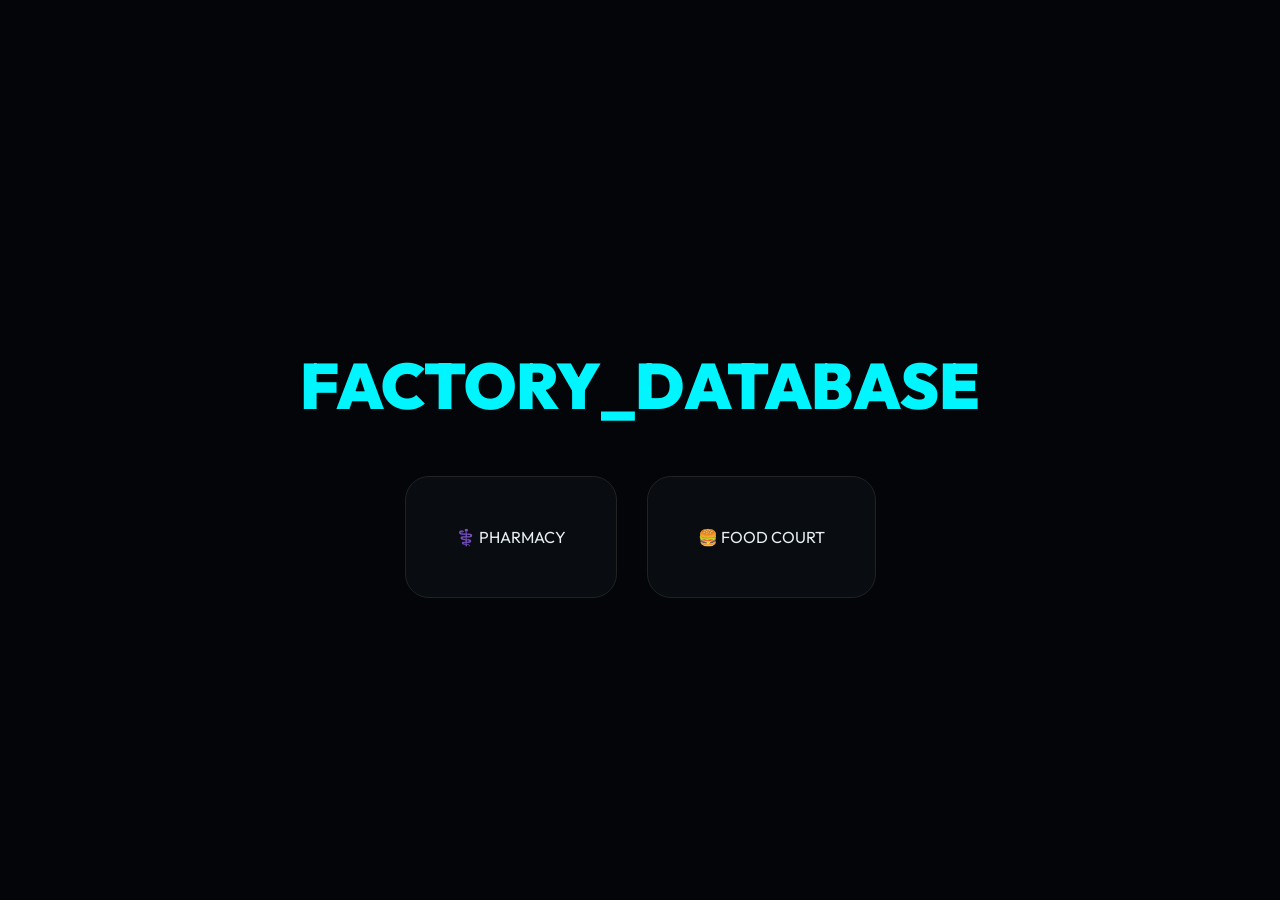
<file: factory_model/index.html>
<!DOCTYPE html>
<html lang="en">

<head>
    <meta charset="UTF-8">
    <title>Aura Factory Database OS</title>
    <link rel="icon"
        href="data:image/svg+xml,<svg xmlns=%22http://www.w3.org/2000/svg%22 viewBox=%220 0 100 100%22><text y=%22.9em%22 font-size=%2290%22 fill=%22%2300f5ff%22>A</text></svg>">
    <link href="https://fonts.googleapis.com/css2?family=Outfit:wght@300;600;900&family=JetBrains+Mono&display=swap"
        rel="stylesheet">
    <style>
        :root {
            --bg: #030508;
            --side: #090c10;
            --card: rgba(22, 27, 34, 0.7);
            --accent: #00f5ff;
            --text: #e6edf3;
            --border: rgba(48, 54, 61, 0.6);
        }

        body {
            background: var(--bg);
            color: var(--text);
            font-family: 'Outfit', sans-serif;
            display: flex;
            align-items: center;
            justify-content: center;
            min-height: 100vh;
            margin: 0;
            overflow: hidden;
        }

        .dashboard {
            width: 1200px;
            height: 800px;
            background: var(--card);
            backdrop-filter: blur(20px);
            border: 1px solid var(--border);
            border-radius: 24px;
            display: none;
            flex-direction: column;
            overflow: hidden;
            box-shadow: 0 50px 100px #000;
            transition: 0.5s;
        }

        .header {
            padding: 24px 40px;
            border-bottom: 1px solid var(--border);
            display: flex;
            justify-content: space-between;
            align-items: center;
        }

        .btn {
            background: transparent;
            border: 1px solid var(--border);
            color: #888;
            padding: 10px 15px;
            border-radius: 12px;
            cursor: pointer;
            transition: 0.3s;
        }

        .btn:hover {
            border-color: var(--accent);
            color: var(--accent);
            background: rgba(0, 245, 255, 0.05);
        }

        .grid {
            display: grid;
            grid-template-columns: repeat(auto-fill, minmax(280px, 1fr));
            gap: 20px;
            padding: 30px;
            overflow-y: auto;
            flex: 1;
        }

        .p-card {
            background: rgba(255, 255, 255, 0.02);
            border: 1px solid var(--border);
            border-radius: 20px;
            padding: 25px;
            transition: 0.3s;
            position: relative;
        }

        .p-card:hover {
            border-color: var(--accent);
            transform: translateY(-3px);
        }

        .p-card h3 {
            margin: 0;
        }

        .p-card .price {
            color: var(--accent);
            font-weight: 800;
            font-size: 20px;
            margin: 10px 0;
        }

        .p-card .stock {
            font-size: 11px;
            color: #666;
            margin-bottom: 15px;
        }

        .admin-controls {
            display: none;
            margin-top: 15px;
            gap: 8px;
            border-top: 1px solid #222;
            padding-top: 15px;
        }

        .log {
            width: 350px;
            background: #000;
            padding: 25px;
            font-family: 'JetBrains Mono', monospace;
            font-size: 11px;
            color: var(--accent);
            border-left: 1px solid var(--border);
            overflow-y: auto;
        }

        .btn-del {
            border-color: #ff3e00;
            color: #ff3e00;
        }

        .btn-del:hover {
            background: rgba(255, 62, 0, 0.1);
            color: #ff3e00;
        }
    </style>
</head>

<body>
    <!-- SELECTION -->
    <div id="selection" style="text-align: center;">
        <h1 style="color:var(--accent);font-size:64px;font-weight:900;">FACTORY_DATABASE</h1>
        <div style="display:flex;gap:30px;justify-content:center;margin-top:50px;">
            <div onclick="init('pharmacy')"
                style="cursor:pointer;padding:50px;background:var(--side);border:1px solid #222;border-radius:24px;">⚕️
                PHARMACY</div>
            <div onclick="init('food')"
                style="cursor:pointer;padding:50px;background:var(--side);border:1px solid #222;border-radius:24px;">🍔
                FOOD COURT</div>
        </div>
    </div>

    <!-- DASHBOARD -->
    <div id="dashboard" class="dashboard">
        <div class="header">
            <div style="font-weight:900;letter-spacing:2px;">AURA_FACTORY <span id="admin-indicator"
                    style="color:var(--accent);display:none;font-size:12px;">• ADMIN MODE</span></div>
            <div style="display:flex;gap:10px;">
                <button class="btn" id="btn-admin" onclick="openAdmin()"
                    style="border-color:var(--accent);color:var(--accent);">🛠 SYSTEM CMD</button>
                <button class="btn" onclick="location.reload()">OFF</button>
            </div>
        </div>
        <div id="admin-p"
            style="display:none;padding:20px;background:#000;text-align:center;border-bottom:1px solid var(--accent);">
            <input id="an" style="background:#111;color:white;border:1px solid #333;padding:8px;" placeholder="Name">
            <input id="ap" style="background:#111;color:white;border:1px solid #333;padding:8px;" placeholder="Price">
            <input id="as" style="background:#111;color:white;border:1px solid #333;padding:8px;" placeholder="Stock">
            <button class="btn" style="color:var(--accent);border-color:var(--accent);" onclick="addItem()">+ INJECT
                DATA</button>
        </div>
        <div style="display:flex;flex:1;min-height:0;">
            <div class="grid" id="grid"></div>
            <div class="log" id="log">» Kernel Initialized. Waiting for hardware...</div>
        </div>
    </div>

    <script>
        let isAdmin = false;

        async function init(type) {
            const r = await fetch('/initialize', { method: 'POST', body: JSON.stringify({ type }) });
            const d = await r.json();
            if (d.status === "ok") {
                document.getElementById('selection').style.display = 'none';
                document.getElementById('dashboard').style.display = 'flex';
                log(d.msg); loadInv();
            }
        }

        async function loadInv() {
            const r = await fetch('/inventory');
            const d = await r.json();
            const g = document.getElementById('grid'); g.innerHTML = "";
            d.data.forEach(i => {
                const card = document.createElement('div');
                card.className = "p-card";
                card.innerHTML = `
                    <h3>${i.name}</h3>
                    <div class="price">$${i.price.toFixed(2)}</div>
                    <div class="stock">SYSTEM CORE COUNT: ${i.stock}</div>
                    <button class="btn" style="width:100%;" ${i.stock <= 0 ? 'disabled' : ''} onclick="buy('${i.key}')">DISPENSE_IO</button>
                    <div class="admin-controls" id="controls-${i.id}" style="${isAdmin ? 'display:flex' : 'display:none'}">
                        <button class="btn" onclick="updateStock(${i.id})">✏️ UPD</button>
                        <button class="btn btn-del" onclick="delItem(${i.id})">🗑 DEL</button>
                    </div>
                `;
                g.appendChild(card);
            });
        }

        async function buy(k) {
            log(`Starting transaction: ${k}...`);
            const r = await fetch('/purchase', { method: 'POST', body: JSON.stringify({ key: k }) });
            const d = await r.json(); log(d.msg); loadInv();
        }

        async function openAdmin() {
            if (prompt("IDENTITY VERIFICATION:") === "admin") {
                isAdmin = true;
                document.getElementById('admin-p').style.display = 'block';
                document.getElementById('admin-indicator').style.display = 'inline';
                document.getElementById('btn-admin').style.display = 'none';
                log("Elevated access granted."); loadInv();
            }
        }

        async function addItem() {
            const n = document.getElementById('an').value, p = document.getElementById('ap').value, s = document.getElementById('as').value;
            const r = await fetch('/add', { method: 'POST', body: JSON.stringify({ n, p, s }) });
            const d = await r.json(); log(d.msg); loadInv();
        }

        async function updateStock(id) {
            const s = prompt("ENTER NEW SYSTEM STOCK:");
            if (s !== null) {
                const r = await fetch('/update_stock', { method: 'POST', body: JSON.stringify({ id, s }) });
                const d = await r.json(); log(d.msg); loadInv();
            }
        }

        async function delItem(id) {
            if (confirm("ERASE PRODUCT DATA?")) {
                const r = await fetch('/delete', { method: 'POST', body: JSON.stringify({ id }) });
                const d = await r.json(); log(d.msg); loadInv();
            }
        }

        function log(m) {
            const l = document.getElementById('log');
            l.innerHTML += `<div style="margin-bottom:8px;">[${new Date().toLocaleTimeString()}] ${m}</div>`;
            l.scrollTop = l.scrollHeight;
        }
    </script>
</body>

</html>
</file>
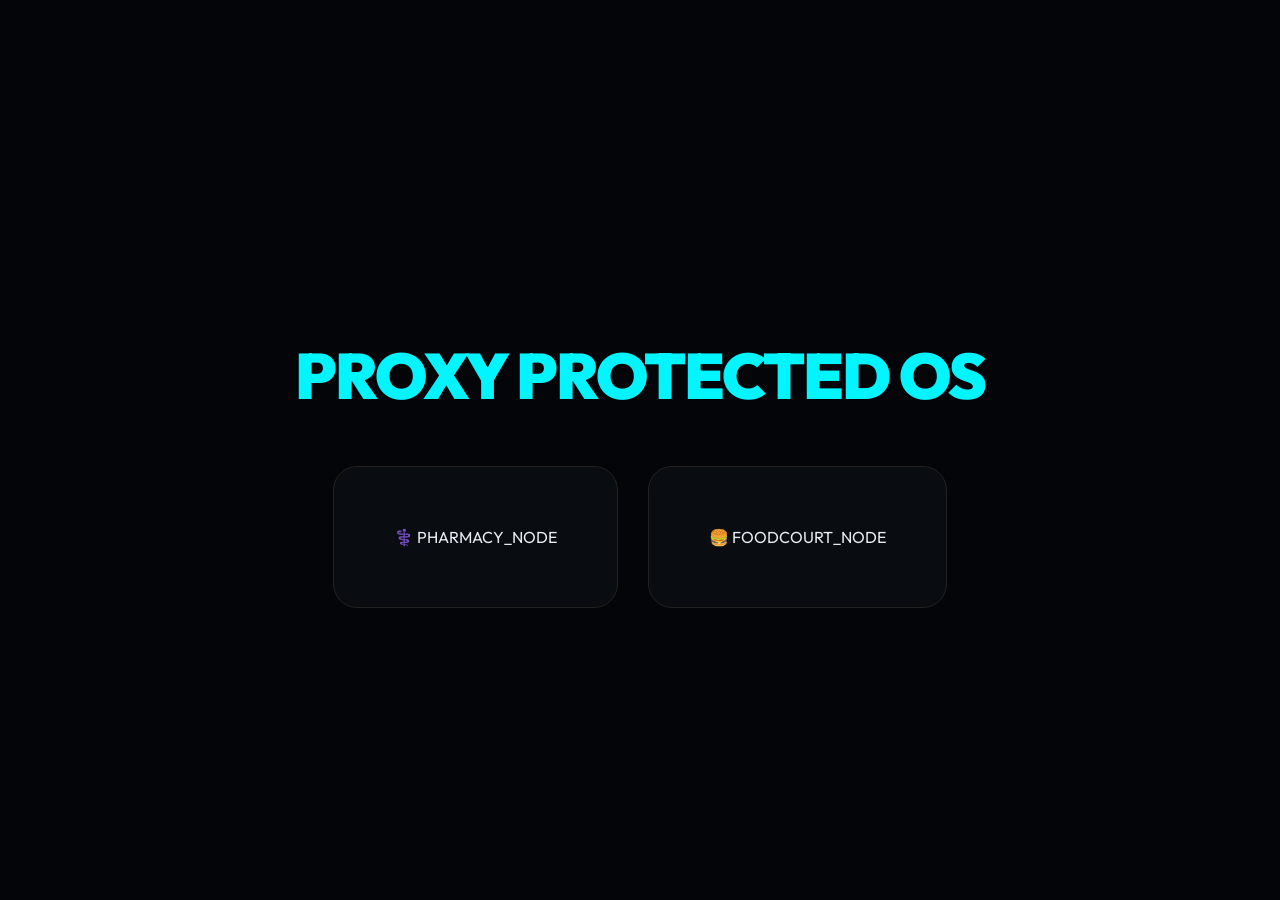
<file: proxy_model/index.html>
<!DOCTYPE html>
<html lang="en">
<head>
    <meta charset="UTF-8"><title>Aura Proxy OS - v2.0 Protection Mode</title>
    <link rel="icon" href="data:image/svg+xml,<svg xmlns=%22http://www.w3.org/2000/svg%22 viewBox=%220 0 100 100%22><text y=%22.9em%22 font-size=%2290%22 fill=%22%2300f5ff%22>P</text></svg>">
    <link href="https://fonts.googleapis.com/css2?family=Outfit:wght@300;600;900&family=JetBrains+Mono&display=swap" rel="stylesheet">
    <style>
        :root { --bg: #030508; --side: #090c10; --card: rgba(22, 27, 34, 0.7); --accent: #00f5ff; --text: #e6edf3; --border: rgba(48, 54, 61, 0.6); }
        body { background: var(--bg); color: var(--text); font-family: 'Outfit', sans-serif; display: flex; align-items: center; justify-content: center; min-height: 100vh; margin: 0; overflow: hidden; }
        .dashboard { width: 1200px; height: 800px; background: var(--card); backdrop-filter: blur(20px); border: 1px solid var(--border); border-radius: 24px; display: none; flex-direction: column; overflow: hidden; box-shadow: 0 50px 100px #000; transition: 0.5s; }
        .header { padding: 24px 40px; border-bottom: 1px solid var(--border); display: flex; justify-content: space-between; align-items: center; }
        .btn { background: transparent; border: 1px solid var(--border); color: #888; padding: 10px 15px; border-radius: 12px; cursor: pointer; transition: 0.3s; }
        .btn:hover { border-color: var(--accent); color: var(--accent); background: rgba(0,245,255,0.05); }
        .grid { display: grid; grid-template-columns: repeat(auto-fill, minmax(280px, 1fr)); gap: 20px; padding: 30px; overflow-y: auto; flex: 1; }
        .p-card { background: rgba(255,255,255,0.02); border: 1px solid var(--border); border-radius: 20px; padding: 25px; transition: 0.3s; }
        .p-card h3 { margin: 0; }
        .p-card .price { color: var(--accent); font-weight: 800; font-size: 20px; margin: 10px 0; }
        .p-card .stock { font-size: 11px; color: #666; margin-bottom: 15px; }
        .admin-controls { display: none; margin-top: 15px; gap: 8px; border-top: 1px solid #222; padding-top: 15px; }
        .log { width: 350px; background: #000; padding: 25px; font-family: 'JetBrains Mono', monospace; font-size: 11px; color: var(--accent); border-left: 1px solid var(--border); overflow-y: auto; }
        .btn-del { border-color: #ff3e00; color: #ff3e00; }
        .btn-del:hover { background: rgba(255,62,0,0.1); }
    </style>
</head>
<body>
    <!-- SELECTION -->
    <div id="selection" style="text-align: center;">
        <h1 style="color:var(--accent);font-size:64px;font-weight:900;letter-spacing:-2px;">PROXY PROTECTED OS</h1>
        <div style="display:flex;gap:30px;justify-content:center;margin-top:50px;">
            <div onclick="init('pharmacy')" style="cursor:pointer;padding:60px;background:var(--side);border:1px solid #222;border-radius:24px;">⚕️ PHARMACY_NODE</div>
            <div onclick="init('food')" style="cursor:pointer;padding:60px;background:var(--side);border:1px solid #222;border-radius:24px;">🍔 FOODCOURT_NODE</div>
        </div>
    </div>

    <!-- DASHBOARD -->
    <div id="dashboard" class="dashboard">
        <div class="header">
            <div style="font-weight:900;letter-spacing:2px;">AURA_PROXY <span id="admin-id" style="color:var(--accent);display:none;font-size:12px;">• ADMIN AUTHORIZED</span></div>
            <div style="display:flex;gap:10px;">
                <button class="btn" id="btn-admin" onclick="openAdmin()" style="border-color:var(--accent);color:var(--accent);">🛡️ PROXY AUTH</button>
                <button class="btn" onclick="location.reload()">POWER_DOWN</button>
            </div>
        </div>
        <div id="admin-p" style="display:none;padding:20px;background:#000;text-align:center;border-bottom:1px solid var(--accent);">
            <input id="an" style="background:#111;color:white;border:1px solid #333;padding:8px;" placeholder="Node Name">
            <input id="ap" style="background:#111;color:white;border:1px solid #333;padding:8px;" placeholder="Value">
            <input id="as" style="background:#111;color:white;border:1px solid #333;padding:8px;" placeholder="Nodes Stock">
            <button class="btn" style="color:var(--accent);border-color:var(--accent);" onclick="addItem()">+ INJECT DATA</button>
        </div>
        <div style="display:flex;flex:1;min-height:0;">
            <div class="grid" id="grid"></div>
            <div class="log" id="log">» Proxy Initialized. Connecting to real system...</div>
        </div>
    </div>

    <script>
        let isAdmin = false;

        async function init(type) {
            const r = await fetch('/initialize', {method: 'POST', body: JSON.stringify({type})});
            const d = await r.json();
            if (d.status === "ok") {
                document.getElementById('selection').style.display='none';
                document.getElementById('dashboard').style.display='flex';
                log(d.msg); loadInv();
            }
        }

        async function loadInv() {
            const r = await fetch('/inventory');
            const d = await r.json();
            const g = document.getElementById('grid'); g.innerHTML = "";
            d.data.forEach(i => {
                const card = document.createElement('div');
                card.className = "p-card";
                card.innerHTML = `
                    <h3>${i.name}</h3>
                    <div class="price">$${i.price.toFixed(2)}</div>
                    <div class="stock">CORE COUNT: ${i.stock}</div>
                    <button class="btn" style="width:100%;" ${i.stock <= 0 ? 'disabled' : ''} onclick="buy('${i.key}')">INITIATE_DISPENSE</button>
                    <div class="admin-controls" id="controls-${i.id}" style="${isAdmin ? 'display:flex' : 'display:none'}">
                        <button class="btn" onclick="updateStock(${i.id})">✏️ MOD</button>
                        <button class="btn btn-del" onclick="delItem(${i.id})">🗑 DEL</button>
                    </div>
                `;
                g.appendChild(card);
            });
        }

        async function buy(k) {
            log(`PROXY: Forwarding dispense request for ${k}...`);
            const r = await fetch('/purchase', {method: 'POST', body: JSON.stringify({key: k})});
            const d = await r.json(); log(d.msg); loadInv();
        }

        async function openAdmin() {
            const pass = prompt("PROXY CHALLENGE: ");
            const r = await fetch('/admin_auth', {method: 'POST', body: JSON.stringify({password: pass})});
            const d = await r.json();
            if (d.status === "ok") {
                isAdmin = true;
                document.getElementById('admin-p').style.display='block';
                document.getElementById('admin-id').style.display='inline';
                document.getElementById('btn-admin').style.display='none';
                log(d.msg); loadInv();
            } else {
                alert(d.msg); log(d.msg);
            }
        }

        async function addItem() {
            const n=document.getElementById('an').value, p=document.getElementById('ap').value, s=document.getElementById('as').value;
            const r = await fetch('/add', {method: 'POST', body: JSON.stringify({n, p, s})});
            const d = await r.json(); log(d.msg); loadInv();
        }

        async function updateStock(id) {
            const s = prompt("NEW DATA COUNT:");
            if (s !== null) {
                const r = await fetch('/update_stock', {method: 'POST', body: JSON.stringify({id, s})});
                const d = await r.json(); log(d.msg); loadInv();
            }
        }

        async function delItem(id) {
            if (confirm("ERASE CORE DATA?")) {
                const r = await fetch('/delete', {method: 'POST', body: JSON.stringify({id})});
                const d = await r.json(); log(d.msg); loadInv();
            }
        }

        function log(m) {
            const l = document.getElementById('log');
            l.innerHTML += `<div style="margin-bottom:8px;">[${new Date().toLocaleTimeString()}] ${m}</div>`;
            l.scrollTop = l.scrollHeight;
        }
    </script>
</body>
</html>
</file>
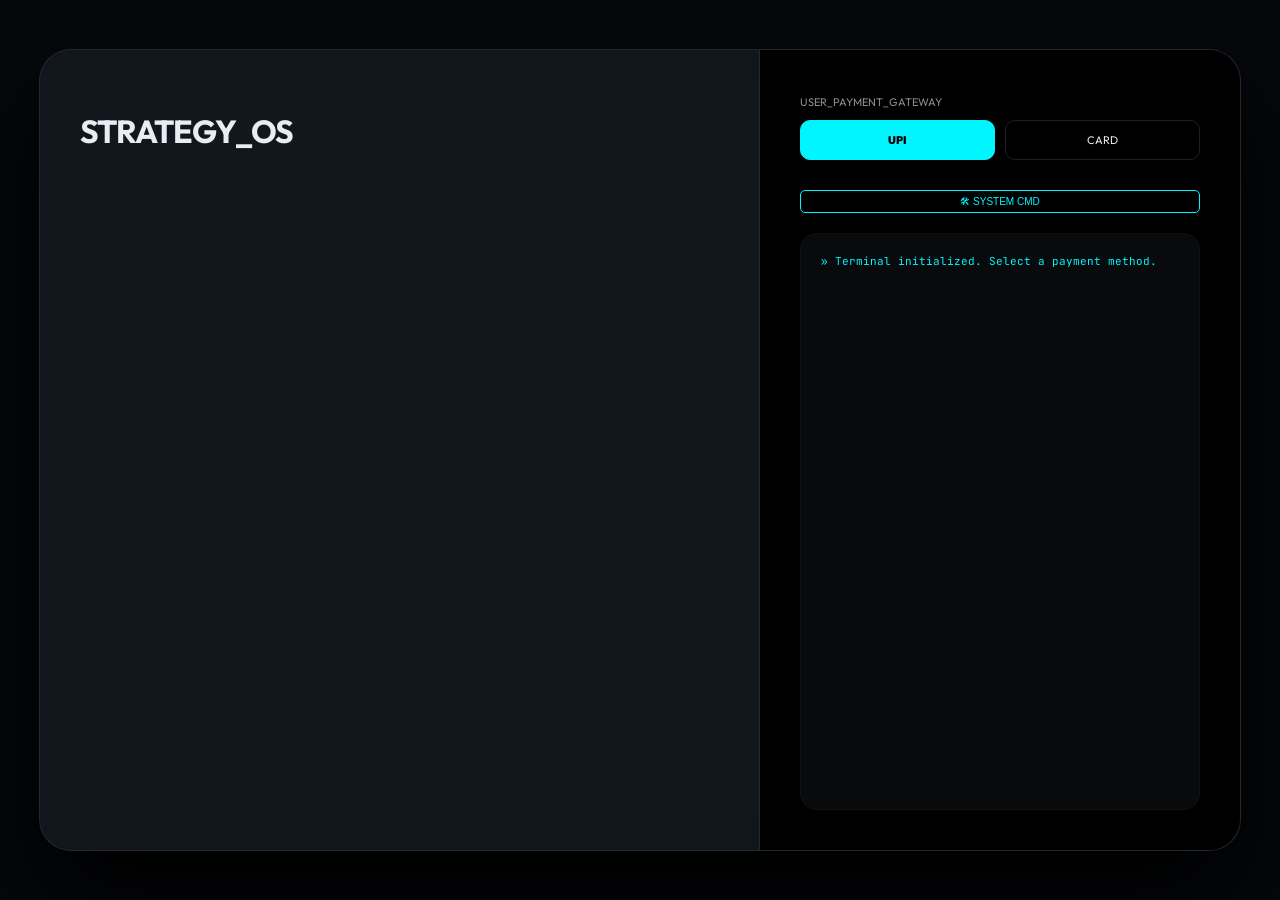
<file: strategy_model/index.html>
<!DOCTYPE html>
<html lang="en">
<head>
    <meta charset="UTF-8">
    <title>Aura Strategy OS - v3.5 SECURE</title>
    <link href="https://fonts.googleapis.com/css2?family=Outfit:wght@300;600;900&family=JetBrains+Mono&display=swap" rel="stylesheet">
    <style>
        :root { --bg: #05070a; --panel: rgba(22, 27, 34, 0.8); --accent: #00f5ff; --text: #e6edf3; --border: rgba(48, 54, 61, 0.6); }
        body { background: var(--bg); color: var(--text); font-family: 'Outfit', sans-serif; display: flex; align-items: center; justify-content: center; min-height: 100vh; margin: 0; overflow: hidden; }
        .layout { width: 1200px; height: 800px; background: var(--panel); backdrop-filter: blur(20px); border: 1px solid var(--border); border-radius: 32px; display: flex; overflow: hidden; box-shadow: 0 50px 100px #000; }
        .inventory-shelf { flex: 1; padding: 40px; overflow-y: auto; border-right: 1px solid var(--border); }
        .items-grid { display: grid; grid-template-columns: repeat(2, 1fr); gap: 20px; }
        .item-card { background: rgba(255,255,255,0.03); border: 1px solid var(--border); border-radius: 20px; padding: 25px; transition: 0.4s; position: relative; }
        .adm-card-btns { display: none; margin-top: 15px; border-top: 1px solid #222; padding-top: 15px; gap: 5px; }
        .control-panel { width: 400px; background: #000; display: flex; flex-direction: column; padding: 40px; }
        .strat-mode { margin-bottom: 30px; }
        .strat-opt { flex: 1; padding: 12px; border: 1px solid var(--border); border-radius: 10px; font-size: 11px; text-align: center; cursor: pointer; transition: 0.3s; }
        .strat-opt.active { background: var(--accent); color: #000; border-color: var(--accent); font-weight: 900; }
        .console { flex: 1; background: #080a0c; border: 1px solid #111; border-radius: 16px; padding: 20px; font-family: 'JetBrains Mono', monospace; font-size: 11px; color: #00f5ff; overflow-y: auto; }
        .admin-view { display: none; background: rgba(0,245,255,0.05); padding: 20px; border-radius: 16px; border: 1px dashed var(--accent); margin-bottom: 20px; }
        .btn-sm { padding: 5px 10px; font-size: 10px; border-radius: 5px; cursor: pointer; background: transparent; border: 1px solid #444; color: #888; }
        .btn-pulse { background: var(--accent); color: #000; border: none; padding: 10px; border-radius: 10px; font-weight: 900; width: 100%; cursor: pointer; }
    </style>
</head>
<body>
    <div class="layout">
        <div class="inventory-shelf">
            <h1 style="letter-spacing:-1px; margin-bottom:30px;">STRATEGY_OS 
                <span id="adm-tag" style="display:none; color:var(--accent); font-size:12px;">★ ADMIN AUTHORIZED</span>
                <button id="btn-exit-admin" onclick="exitAdmin()" class="btn-sm" style="display:none; margin-left:10px; border-color:#ff3e00; color:#ff3e00;">🔒 EXIT ADMIN</button>
            </h1>
            
            <div id="admin-tools" class="admin-view">
                <div style="font-size:10px; color:var(--accent); margin-bottom:10px;">INVENTORY_INJECTION_UNIT</div>
                <input id="an" placeholder="Name" style="width:70px;"> <input id="ap" placeholder="Price" style="width:50px;"> <input id="as" placeholder="Stock" style="width:50px;">
                <button class="btn-sm" onclick="addItem()" style="border-color:var(--accent); color:var(--accent);">+ INJECT</button>
            </div>

            <div class="items-grid" id="grid"></div>
        </div>

        <div class="control-panel">
            <div id="strat-disp" style="display:none;" class="strat-mode">
                <span class="section-tag" style="color:var(--accent); font-size:11px;">HARDWARE_DISPENSE_ALGORITHM</span>
                <div class="select-group" style="display:flex; gap:10px; margin-top:10px;">
                    <div id="disp-spiral" class="strat-opt active" onclick="setStrat('dispense', 'spiral')">SPIRAL</div>
                    <div id="disp-robotic" class="strat-opt" onclick="setStrat('dispense', 'robotic')">ROBOTIC</div>
                </div>
            </div>

            <div class="strat-mode">
                <span style="font-size:11px; opacity:0.6;">USER_PAYMENT_GATEWAY</span>
                <div class="select-group" style="display:flex; gap:10px; margin-top:10px;">
                    <div id="pay-upi" class="strat-opt active" onclick="setStrat('payment', 'upi')">UPI</div>
                    <div id="pay-card" class="strat-opt" onclick="setStrat('payment', 'card')">CARD</div>
                </div>
            </div>

            <button id="btn-adm-login" onclick="openAdmin()" class="btn-sm" style="margin-bottom:20px; border-color:var(--accent); color:var(--accent);">🛠 SYSTEM CMD</button>
            <div id="log" class="console">» Terminal initialized. Select a payment method.</div>
        </div>
    </div>

    <script>
        let isAdmin = false;
        async function fetchInv() {
            const r = await fetch('/inventory'); const d = await r.json();
            const g = document.getElementById('grid'); g.innerHTML = "";
            d.data.forEach(item => {
                g.innerHTML += `<div class="item-card">
                        <h3>${item.name}</h3>
                        <div style="color:var(--accent); font-weight:900;">$${item.price.toFixed(2)}</div>
                        <div style="font-size:11px; opacity:0.5; margin-bottom:15px;">Nodes: ${item.stock}</div>
                        <button class="btn-pulse" onclick="buy(${item.id}, '${item.name}', ${item.price})">SECURE DISPENSE</button>
                        <div class="adm-card-btns" style="${isAdmin ? 'display:flex' : 'display:none'}">
                            <button class="btn-sm" onclick="updateStock(${item.id})">✏️ UPD</button>
                            <button class="btn-sm" style="border-color:#ff3e00; color:#ff3e00;" onclick="delItem(${item.id})">🗑 DEL</button>
                        </div>
                    </div>`;
            });
        }
        async function setStrat(type, value) {
            const r = await fetch('/set_strategy', { method: 'POST', body: JSON.stringify({type, value})});
            const d = await r.json();
            const prefix = type === 'dispense' ? 'disp-' : 'pay-';
            document.querySelectorAll(`[id^="${prefix}"]`).forEach(el => el.classList.remove('active'));
            document.getElementById(prefix + value).classList.add('active');
            log(`STRAT_SWAP: ${d.msg}`);
        }
        async function openAdmin() {
            const pass = prompt("IDENTITY_CHALLENGE:");
            const r = await fetch('/admin_auth', { method: 'POST', body: JSON.stringify({password: pass})});
            const d = await r.json();
            if (d.status === "ok") {
                isAdmin = true;
                document.getElementById('admin-tools').style.display = 'block';
                document.getElementById('strat-disp').style.display = 'block';
                document.getElementById('adm-tag').style.display = 'inline';
                document.getElementById('btn-exit-admin').style.display = 'inline';
                document.getElementById('btn-adm-login').style.display = 'none';
                log("AUTH: Admin elevation granted."); fetchInv();
            } else { alert("ACCESS_DENIED."); }
        }
        function exitAdmin() {
            isAdmin = false;
            document.getElementById('admin-tools').style.display = 'none';
            document.getElementById('strat-disp').style.display = 'none';
            document.getElementById('adm-tag').style.display = 'none';
            document.getElementById('btn-exit-admin').style.display = 'none';
            document.getElementById('btn-adm-login').style.display = 'block';
            log("AUTH: Returned to PUBLIC mode."); fetchInv();
        }
        async function buy(id, name, price) {
            log(`TX_INIT: Processing Node ${id}...`);
            const r = await fetch('/purchase', { method: 'POST', body: JSON.stringify({id, name, price})});
            const d = await r.json();
            if (d.status === "ok") {
                log(`PAY: ${d.details.payment}`); log(`DISPENSE: ${d.details.dispense}`); log(`SUCCESS: ${d.msg}`);
            } else { log(`CRITICAL: ${d.msg}`); }
            fetchInv();
        }
        async function addItem() {
            const n=document.getElementById('an').value, p=document.getElementById('ap').value, s=document.getElementById('as').value;
            const r = await fetch('/admin_add', {method: 'POST', body: JSON.stringify({n, p, s})});
            const d = await r.json(); log(d.msg); fetchInv();
        }
        async function updateStock(id) {
            const s = prompt("NEW DATA COUNT:");
            if (s !== null) {
                const r = await fetch('/admin_update', {method: 'POST', body: JSON.stringify({id, s})});
                const d = await r.json(); fetchInv();
            }
        }
        async function delItem(id) {
            if (confirm("ERASE CORE DATA?")) {
                const r = await fetch('/admin_delete', {method: 'POST', body: JSON.stringify({id})});
                const d = await r.json(); fetchInv();
            }
        }
        function log(m) { const l = document.getElementById('log'); l.innerHTML += `<div>• ${m}</div>`; l.scrollTop = l.scrollHeight; }
        fetchInv();
    </script>
</body>
</html>
</file>
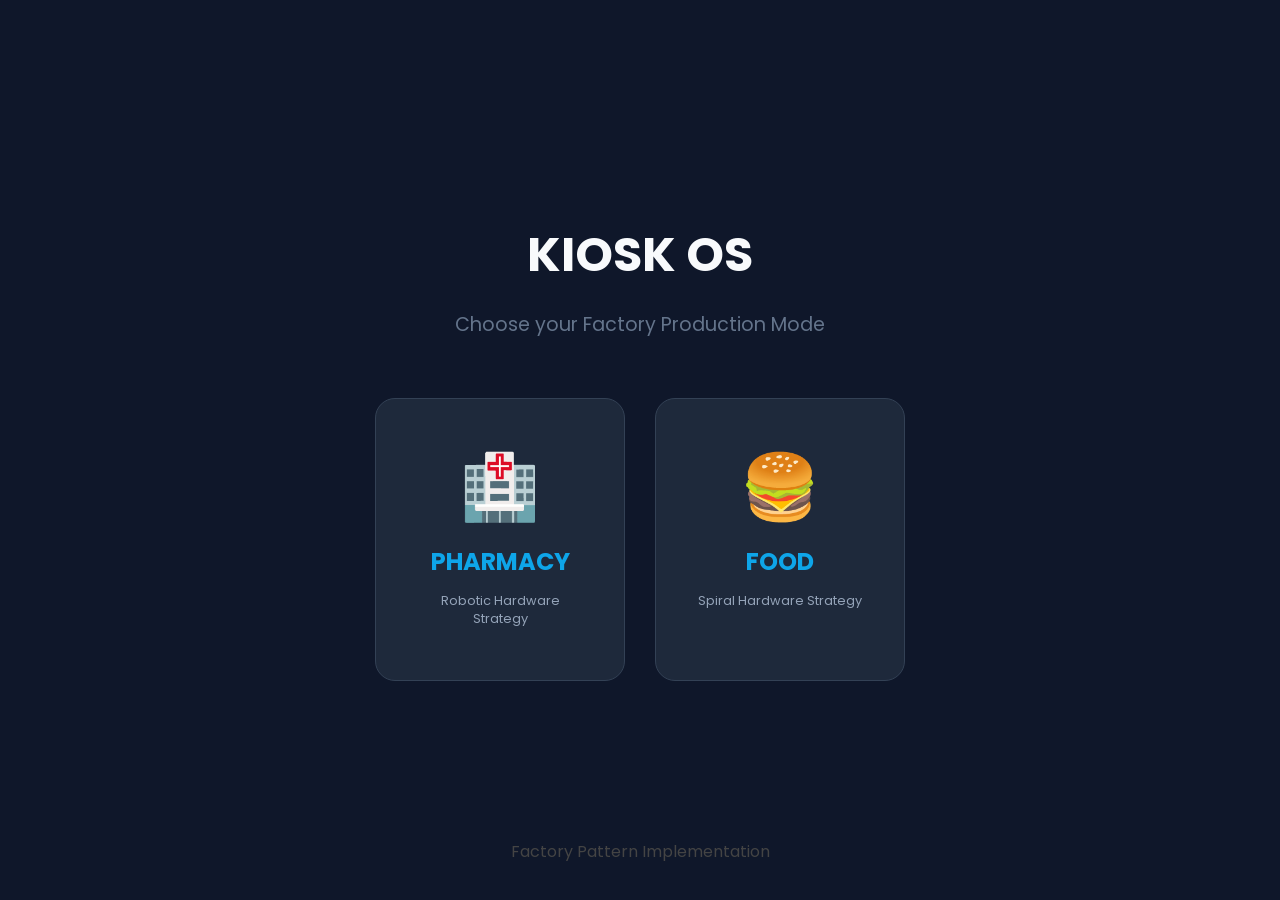
<file: allthree/templates/index.html>
<!DOCTYPE html>
<html lang="en">

<head>
    <meta charset="UTF-8">
    <title>Unified Kiosk OS | Patterns Integration</title>
    <link href="https://fonts.googleapis.com/css2?family=Poppins:wght@300;400;600&family=JetBrains+Mono&display=swap"
        rel="stylesheet">
    <style>
        :root {
            --primary: #4f46e5;
            --bg: #0f172a;
            --card: #1e293b;
            --text: #f8fafc;
            --accent: #0ea5e9;
            --danger: #ef4444;
        }

        * {
            box-sizing: border-box;
            font-family: 'Poppins', sans-serif;
        }

        body {
            background: var(--bg);
            color: var(--text);
            margin: 0;
            padding: 20px;
            display: flex;
            flex-direction: column;
            align-items: center;
            min-height: 100vh;
        }

        /* Landing Screen */
        #landing {
            position: fixed;
            top: 0;
            left: 0;
            width: 100%;
            height: 100%;
            background: var(--bg);
            z-index: 1000;
            display: flex;
            flex-direction: column;
            align-items: center;
            justify-content: center;
            text-align: center;
        }

        .factory-choice {
            display: flex;
            gap: 30px;
            margin-top: 40px;
        }

        .choice-card {
            background: var(--card);
            padding: 40px;
            border-radius: 20px;
            border: 1px solid #334155;
            cursor: pointer;
            transition: 0.3s;
            width: 250px;
        }

        .choice-card:hover {
            transform: translateY(-10px);
            border-color: var(--primary);
            box-shadow: 0 10px 40px rgba(79, 70, 229, 0.2);
        }

        .choice-card h2 {
            margin: 10px 0;
            color: var(--accent);
        }

        /* Dashboard (Hidden initially) */
        #dashboard {
            display: none;
            width: 950px;
            grid-template-columns: 1.5fr 1fr;
            gap: 20px;
            margin-top: 20px;
        }

        header {
            text-align: center;
            margin-bottom: 20px;
        }

        header h1 {
            margin: 0;
            background: linear-gradient(90deg, #4f46e5, #0ea5e9);
            -webkit-background-clip: text;
            -webkit-text-fill-color: transparent;
        }

        .card {
            background: var(--card);
            padding: 20px;
            border-radius: 15px;
            border: 1px solid #334155;
            height: fit-content;
        }

        h3 {
            margin-top: 0;
            color: var(--accent);
            border-bottom: 1px solid #334155;
            padding-bottom: 10px;
            font-size: 1rem;
            display: flex;
            justify-content: space-between;
            align-items: center;
        }

        .item-row {
            display: flex;
            justify-content: space-between;
            padding: 12px;
            background: #0f172a;
            border-radius: 8px;
            margin-bottom: 10px;
            transition: 0.2s;
            align-items: center;
        }

        .item-row:hover {
            border-color: var(--primary);
            transform: translateX(5px);
            background: #334155;
        }

        .btn {
            padding: 8px 15px;
            border: none;
            border-radius: 5px;
            cursor: pointer;
            font-weight: 600;
            transition: 0.3s;
            font-size: 0.8rem;
        }

        .btn-primary {
            background: var(--primary);
            color: white;
        }

        .btn-accent {
            background: var(--accent);
            color: white;
            width: 100%;
            margin-top: 10px;
        }

        .btn-danger {
            background: var(--danger);
            color: white;
        }

        .btn-icon {
            background: transparent;
            color: #94a3b8;
            padding: 5px;
            cursor: pointer;
        }

        .btn-icon:hover {
            color: var(--accent);
        }

        .log-box {
            background: #000;
            border-radius: 10px;
            font-family: 'JetBrains Mono', monospace;
            font-size: 0.8rem;
            padding: 15px;
            height: 350px;
            overflow-y: auto;
            color: #10b981;
        }

        .log-item {
            margin-bottom: 8px;
            border-left: 2px solid #555;
            padding-left: 10px;
        }

        .selector {
            display: flex;
            gap: 10px;
            margin: 15px 0;
        }

        .sel-btn {
            flex: 1;
            padding: 10px;
            background: #334155;
            border: 1px solid transparent;
            border-radius: 8px;
            color: white;
            cursor: pointer;
            font-size: 0.75rem;
        }

        .sel-btn.active {
            border-color: var(--accent);
            background: #4f46e5;
        }

        input {
            width: 100%;
            padding: 8px;
            margin-bottom: 10px;
            border-radius: 5px;
            border: 1px solid #334155;
            background: #0f172a;
            color: white;
            font-size: 0.8rem;
        }

        .admin-controls {
            display: none;
            margin-top: 20px;
            border-top: 1px dashed #444;
            padding-top: 20px;
        }
    </style>
</head>

<body>

    <!-- FACTORY LANDING SCREEN -->
    <div id="landing">
        <h1 style="font-size: 3rem; margin:0">KIOSK OS</h1>
        <p style="color: #64748b; font-size: 1.2rem">Choose your Factory Production Mode</p>
        <div class="factory-choice">
            <div class="choice-card" onclick="initKiosk('pharmacy')">
                <span style="font-size: 4rem">🏥</span>
                <h2>PHARMACY</h2>
                <p style="font-size: 0.8rem; color: #94a3b8">Robotic Hardware Strategy</p>
            </div>
            <div class="choice-card" onclick="initKiosk('food')">
                <span style="font-size: 4rem">🍔</span>
                <h2>FOOD </h2>
                <p style="font-size: 0.8rem; color: #94a3b8">Spiral Hardware Strategy</p>
            </div>
        </div>
        <p style="position:fixed; bottom: 20px; color: #444">Factory Pattern Implementation</p>
    </div>

    <!-- MAIN DASHBOARD -->
    <header id="header"
        style="display:none; width: 950px; justify-content: space-between; align-items: center; margin-bottom: 20px;">
        <div style="text-align: left;">
            <h1 style="margin:0">UNIFIED KIOSK OS</h1>
            <p style="color: #64748b; margin:0" id="kiosk-status">Mode: Loading...</p>
        </div>
        <button class="btn btn-danger" onclick="goHome()" style="background: #334155; border: 1px solid #444;">🏠 SWITCH
            KIOSK</button>
    </header>

    <div class="container" id="dashboard">
        <!-- USER INTERFACE -->
        <div class="card">
            <h3>🛍️ <span id="kiosk-label">INVENTORY</span> </h3>
            <div id="items-container" class="item-list">
                <!-- Items loaded via JS -->
            </div>

            <div id="add-item-section" class="admin-controls">
                <h3>➕ ADD NEW PRODUCT</h3>
                <div style="background: #0f172a; padding: 15px; border-radius: 10px; border: 1px solid #334155;">
                    <input type="text" id="new-name" placeholder="Item Name">
                    <div style="display:flex; gap:10px">
                        <input type="number" id="new-price" placeholder="Price ($)">
                        <input type="number" id="new-stock" placeholder="Qty">
                    </div>
                    <button class="btn btn-primary" style="width:100%" onclick="addItem()">Add to System</button>
                </div>
            </div>

            <h3 style="margin-top: 20px;">🛡️ PAYMENT STRATEGY</h3>
            <div class="selector">
                <button class="sel-btn active" onclick="setPayment('card', this)">CARD (Default)</button>
                <button class="sel-btn" onclick="setPayment('upi', this)">UPI / QR</button>
            </div>
        </div>

        <!-- RIGHT PANEL: LOGS & ADMIN -->
        <div>
            <div class="card" style="margin-bottom: 20px;">
                <h3>🛡️ ADMIN ACCESS (PROXY)</h3>
                <div id="admin-login-ui">
                    <input type="password" id="admin-pwd" placeholder="Admin PIN (admin123)">
                    <button class="btn btn-primary" style="width: 100%" onclick="login()">Login to Proxy</button>
                </div>
                <div id="admin-hw-ui" class="admin-controls" style="margin-top:0; border-top:0; padding-top:0">
                    <p style="font-size: 0.8rem; margin: 10px 0;">Force Change Strategy:</p>
                    <div class="selector">
                        <button class="sel-btn" id="hw-robotic" onclick="setHardware('robotic')">ROBOTIC</button>
                        <button class="sel-btn" id="hw-spiral" onclick="setHardware('spiral')">SPIRAL</button>
                    </div>
                    <button class="btn btn-danger" style="width: 100%; margin-top: 15px;" onclick="logout()">🔓 LOGOUT
                        ADMIN</button>
                </div>
            </div>

            <div class="card">
                <h3>📜 DISPENSE LOGS</h3>
                <div id="logs" class="log-box"></div>
            </div>
        </div>
    </div>

    <script>
        let isAdmin = false;
        let sysType = "";

        async function api(path, data) {
            const r = await fetch(path, { method: 'POST', body: JSON.stringify(data) });
            return r.json();
        }

        function log(msg) {
            const box = document.getElementById('logs');
            const d = document.createElement('div');
            d.className = 'log-item';
            d.innerHTML = `<span style="color:#64748b; font-size:0.7rem">${new Date().toLocaleTimeString()}</span><br>${msg}`;
            box.prepend(d);
        }

        async function initKiosk(type) {
            const res = await api('/init_kiosk', { type });
            if (res.status === 'ok') {
                sysType = type;
                document.getElementById('landing').style.display = 'none';
                document.getElementById('dashboard').style.display = 'grid';
                document.getElementById('header').style.display = 'block';
                document.getElementById('kiosk-status').innerText = `Factory Mode: ${type.toUpperCase()}`;
                document.getElementById('kiosk-label').innerText = `${type.toUpperCase()} PRODUCTS`;
                log(`SYSTEM: Kiosk initialized via Factory as ${type.toUpperCase()}.`);
                loadItems();
            }
        }

        async function loadItems() {
            const r = await fetch('/get_items');
            const items = await r.json();
            const container = document.getElementById('items-container');
            container.innerHTML = '';

            items.forEach(item => {
                const div = document.createElement('div');
                div.className = 'item-row';
                div.innerHTML = `
                    <div style="flex-grow:1">
                        <span style="font-weight:600">${item.name}</span>
                        <span style="font-size:0.8rem; color:var(--accent); margin-left:10px">$${item.price}</span>
                        <div style="font-size:0.75rem; color:#94a3b8">Stock: ${item.stock}</div>
                    </div>
                    ${isAdmin ? `
                        <button class="btn-icon" onclick="promptUpdate(${item.id}, ${item.stock})">✏️</button>
                        <button class="btn-icon" onclick="deleteItem(${item.id})">🗑️</button>
                    ` : `
                        <button class="btn btn-primary" onclick="buy(${item.id}, '${item.name}', ${item.price})" ${item.stock <= 0 ? 'disabled style="opacity:0.5"' : ''}>
                            ${item.stock > 0 ? 'BUY' : 'SOLD OUT'}
                        </button>
                    `}
                `;
                container.appendChild(div);
            });
        }

        async function buy(id, name, price) {
            const res = await api('/buy', { id, name, price });
            if (res.status === 'ok') {
                log(`🛒 Purchased ${name}!`);
                log(res.logs.payment);
                log(res.logs.dispense);
                loadItems();
            } else {
                alert(res.msg);
            }
        }

        async function login() {
            const pwd = document.getElementById('admin-pwd').value;
            const res = await api('/login', { password: pwd });
            if (res.status === 'ok') {
                isAdmin = true;
                document.getElementById('admin-login-ui').style.display = 'none';
                document.querySelectorAll('.admin-controls').forEach(el => el.style.display = 'block');
                log("AUTH: Admin Proxy Access Granted.");
                loadItems();
            } else { alert("Access Denied!"); }
        }

        async function setPayment(method, el) {
            document.querySelectorAll('.sel-btn').forEach(b => b.classList.remove('active'));
            el.classList.add('active');
            const res = await api('/set_payment', { method });
            log(res.msg);
        }

        async function setHardware(method) {
            const res = await api('/update_hardware', { method });
            log(res.msg);
        }

        async function addItem() {
            const name = document.getElementById('new-name').value;
            const price = document.getElementById('new-price').value;
            const stock = document.getElementById('new-stock').value;
            if (!name || !price || !stock) return;
            const res = await api('/add_item', { name, price, stock });
            log(res.msg);
            loadItems();
        }

        async function deleteItem(id) {
            if (confirm("Delete item?")) {
                const res = await api('/delete_item', { id });
                log(res.msg);
                loadItems();
            }
        }

        async function promptUpdate(id, current) {
            const qty = prompt("New Stock:", current);
            if (qty !== null) {
                const res = await api('/update_stock', { id, stock: qty });
                log(res.msg);
                loadItems();
            }
        }

        function goHome() {
            if (confirm("Exit this kiosk and return to main menu?")) {
                location.reload(); // Simplest way to reset all states
            }
        }

        async function logout() {
            if (confirm("Logout from admin panel?")) {
                const res = await api('/logout', {});
                isAdmin = false;
                document.getElementById('admin-login-ui').style.display = 'block';
                document.querySelectorAll('.admin-controls').forEach(el => el.style.display = 'none');
                log("AUTH: Admin Logged Out.");
                loadItems();
            }
        }
    </script>
</body>

</html>
</file>
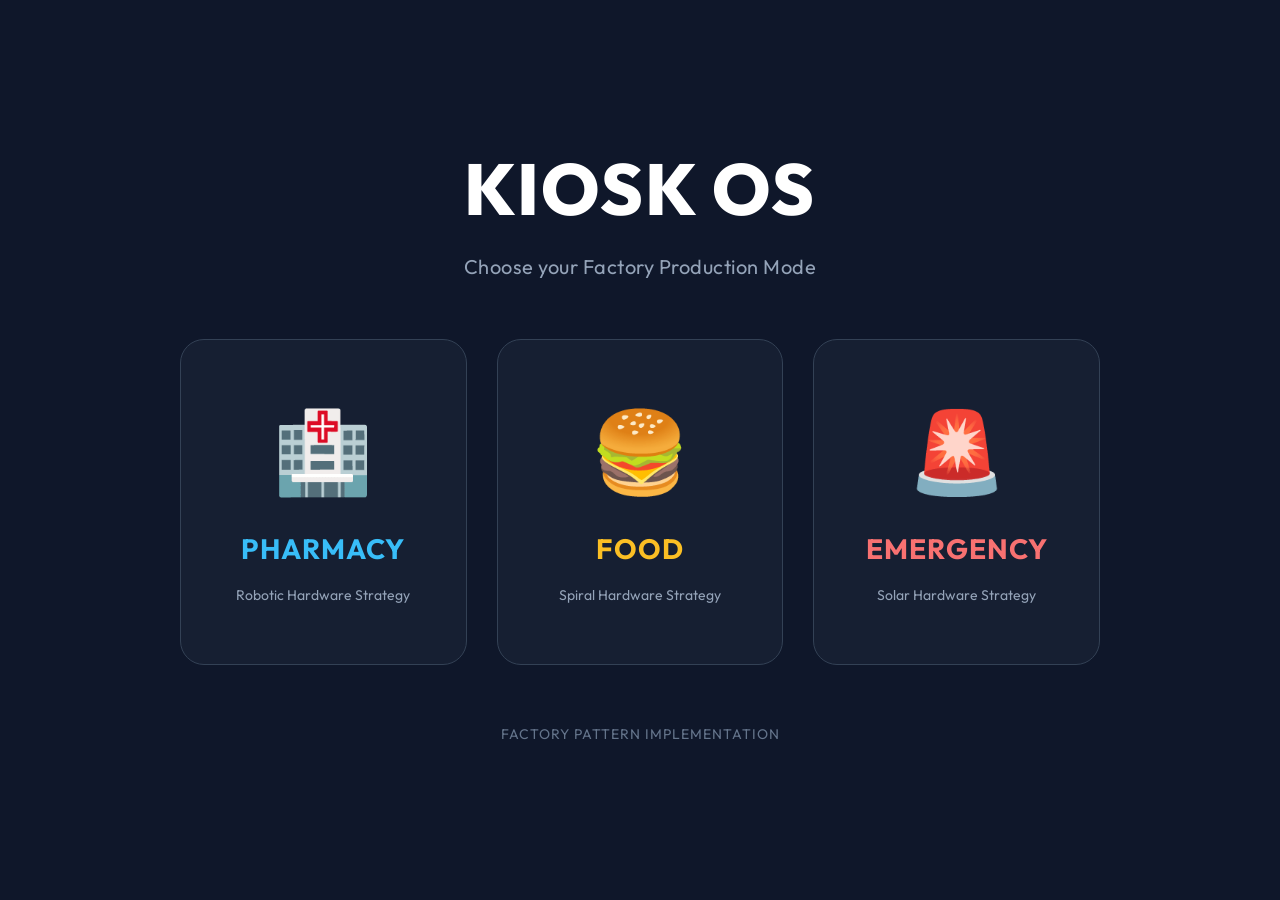
<file: templates/landing.html>
<!doctype html>
<html lang="en">
<head>
  <meta charset="utf-8">
  <meta name="viewport" content="width=device-width,initial-scale=1">
  <title>Kiosk OS — Factory Boot</title>
  <link rel="preconnect" href="https://fonts.googleapis.com">
  <link rel="preconnect" href="https://fonts.gstatic.com" crossorigin>
  <link href="https://fonts.googleapis.com/css2?family=Outfit:wght@400;600;800&family=Space+Grotesk:wght@500;700&display=swap" rel="stylesheet">
  <link rel="stylesheet" href="/static/css/app.css">
</head>
<body class="boot">
  <div class="grid-bg"></div>

  <main class="boot-container">
    <header class="boot-hero">
      <h1>KIOSK OS</h1>
      <p class="subtitle">Choose your Factory Production Mode</p>
    </header>

    <div class="factory-grid">
      <a href="/kiosk/PHARMACY" class="f-card pharm">
        <div class="f-icon">🏥</div>
        <h2>PHARMACY</h2>
        <p>Robotic Hardware Strategy</p>
      </a>

      <a href="/kiosk/FOOD" class="f-card food">
        <div class="f-icon">🍔</div>
        <h2>FOOD</h2>
        <p>Spiral Hardware Strategy</p>
      </a>

      <a href="/kiosk/EMERGENCY" class="f-card emerg">
        <div class="f-icon">🚨</div>
        <h2>EMERGENCY</h2>
        <p>Solar Hardware Strategy</p>
      </a>
    </div>

    <footer class="boot-foot">
      <p>Factory Pattern Implementation</p>
    </footer>
  </main>
</body>
</html>
</file>
<file: static/css/app.css>
/* ============================================================
   AURA RETAIL OS — neo-brutalist × terminal hybrid theme
   ============================================================ */
:root{
  --bg:#0f172a;
  --bg-2:#1e293b;
  --panel:#1e293b;
  --panel-2:#0f172a;
  --line:#334155;
  --line-2:#475569;
  --text:#f8fafc;
  --dim:#94a3b8;
  --muted:#64748b;
  --accent:#3b82f6;        /* blue */
  --accent-ink:#ffffff;
  --pharm:#38bdf8;
  --food:#fbbf24;
  --emerg:#f87171;
  --ok:#22c55e;
  --warn:#f59e0b;
  --bad:#ef4444;
  --mono:'JetBrains Mono', ui-monospace, monospace;
  --sans:'Inter', system-ui, sans-serif;
}

*{box-sizing:border-box}
html,body{margin:0;padding:0;background:var(--bg);color:var(--text);font-family:var(--sans);min-height:100vh}
button{font-family:inherit;cursor:pointer;border:none;background:none;color:inherit}
input{font-family:var(--mono);}
a{color:inherit;text-decoration:none}
.hidden{display:none !important}
.muted{color:var(--muted)}
.dim{color:var(--dim)}
.mono{font-family:var(--mono)}
.small{font-size:12px}

/* Subtle blueprint grid background */
.grid-bg{
  position:fixed;inset:0;z-index:-1;pointer-events:none;
  background:
    linear-gradient(var(--line) 1px, transparent 1px) 0 0/40px 40px,
    linear-gradient(90deg, var(--line) 1px, transparent 1px) 0 0/40px 40px,
    radial-gradient(ellipse at 70% -10%, rgba(214,255,60,.08), transparent 60%),
    var(--bg);
  opacity:.7;
}

/* =================== NEW LANDING DESIGN =================== */
.boot {
  display: flex; align-items: center; justify-content: center;
  padding: 0; min-height: 100vh; font-family: 'Outfit', sans-serif;
}
.boot-container {
  max-width: 1000px; width: 100%; padding: 40px; text-align: center;
}
.boot-hero h1 {
  font-size: 72px; font-weight: 800; letter-spacing: 2px; margin: 0;
  color: #fff; text-transform: uppercase;
}
.boot-hero .subtitle {
  font-size: 20px; color: var(--dim); margin: 20px 0 60px; letter-spacing: 0.5px;
}

.factory-grid {
  display: flex; justify-content: center; gap: 30px; flex-wrap: wrap; margin-bottom: 60px;
}
.f-card {
  flex: 1; min-width: 280px; max-width: 320px;
  padding: 60px 40px; border-radius: 24px;
  background: rgba(30, 41, 59, 0.5); border: 1px solid var(--line);
  transition: all 0.3s cubic-bezier(0.4, 0, 0.2, 1);
  display: flex; flex-direction: column; align-items: center; gap: 20px;
}
.f-card:hover {
  transform: translateY(-10px); background: rgba(30, 41, 59, 0.8);
  border-color: var(--accent); box-shadow: 0 20px 40px rgba(0,0,0,0.3);
}
.f-icon { font-size: 80px; margin-bottom: 10px; }
.f-card h2 {
  font-size: 28px; font-weight: 700; margin: 0; color: var(--accent);
  letter-spacing: 1px;
}
.f-card p { font-size: 14px; color: var(--dim); margin: 0; }

.f-card.pharm h2 { color: var(--pharm); }
.f-card.food h2 { color: var(--food); }
.f-card.emerg h2 { color: var(--emerg); }

.f-card.pharm:hover { border-color: var(--pharm); }
.f-card.food:hover { border-color: var(--food); }
.f-card.emerg:hover { border-color: var(--emerg); }

.boot-foot p {
  font-size: 14px; color: var(--muted); letter-spacing: 1px; text-transform: uppercase;
}

/* Maintain runtime logic below */

/* =================== RUNTIME LAYOUT =================== */
.runtime{
  display:grid;grid-template-columns:var(--rail-w, 240px) 1fr;grid-template-rows:auto 1fr;
  min-height:100vh;transition:grid-template-columns .3s ease;
}
.runtime.collapsed{
  --rail-w: 0px;
}

.rail{
  grid-row:1/3;border-right:1px solid var(--line);background:var(--panel-2);
  padding:18px;font-family:var(--mono);position:sticky;top:0;height:100vh;overflow:hidden;
  transition:all .3s ease;
  white-space: nowrap;
}
.collapsed .rail {
  padding-left: 0;
  padding-right: 0;
  border-right-width: 0;
  opacity: 0;
  visibility: hidden;
}
.rail-header{
  display:flex;justify-content:space-between;align-items:center;margin-bottom:18px;
}
.rail-toggle{
  width:32px;height:32px;display:inline-flex;align-items:center;justify-content:center;
  border:1px solid var(--line-2);border-radius:4px;color:var(--dim);cursor:pointer;
  background:var(--panel-2);transition:all .15s ease;
  flex-shrink: 0;
}
.rail-toggle:hover{border-color:var(--accent);color:var(--accent)}
.collapsed .rail-list li span,
.collapsed .rail-list li small,
.collapsed .rail-title,
.collapsed .rail-foot,
.collapsed .rail-home span {display:none}
.collapsed .rail-list li {padding:10px;align-items:center;justify-content:center}
.collapsed .rail-list li span {margin:0}
.collapsed .rail-title {margin:0}

.rail-home{
  display:inline-flex;align-items:center;color:var(--accent);font-size:12px;
  border:1px solid var(--line-2);padding:0 12px;height:32px;border-radius:4px;
  background:var(--panel-2);transition:all .15s ease;
}
.rail-home:hover{border-color:var(--accent);background:var(--accent);color:var(--accent-ink)}
.rail-title{font-size:13px;letter-spacing:.2em;margin-bottom:14px}
.rail-list{list-style:none;padding:0;margin:0;display:flex;flex-direction:column;gap:6px}
.rail-list li{
  position:relative;padding:10px 10px 10px 14px;border:1px solid var(--line);background:#0b0e12;
  font-size:12px;color:var(--dim);display:flex;flex-direction:column;gap:2px;
  transition:all .25s ease;
}
.rail-list li span{color:var(--muted);margin-right:8px;font-size:10px}
.rail-list li small{color:var(--muted);font-size:10.5px}
.rail-list li.active{
  border-color:var(--accent);color:var(--text);
  background:linear-gradient(90deg, rgba(214,255,60,.12), transparent 70%);
  box-shadow:inset 3px 0 0 var(--accent);
}
.rail-list li.active small{color:var(--accent)}
.rail-foot{margin-top:18px;font-size:10.5px;color:var(--muted);letter-spacing:.1em;border-top:1px solid var(--line);padding-top:12px}

.topbar{
  grid-column:2;display:flex;justify-content:space-between;align-items:center;
  padding:14px 26px;border-bottom:1px solid var(--line);font-family:var(--mono);font-size:12.5px;
  background:var(--panel-2);
}
.kchip{padding:4px 10px;background:var(--accent);color:var(--accent-ink);font-weight:700;letter-spacing:.1em}
.topbar-right{display:flex;gap:10px}
.ebadge{padding:4px 10px;background:var(--bad);color:#fff;letter-spacing:.1em;animation:blink 1.2s infinite}
.abadge{padding:4px 10px;background:var(--ok);color:#0b0d10;letter-spacing:.1em;font-weight:700}
@keyframes blink{50%{opacity:.55}}

.rt-main{
  grid-column:2;display:grid;grid-template-columns:1.3fr 1fr 1fr;gap:1px;
  background:var(--line);border-bottom:1px solid var(--line);
  min-height:calc(100vh - 50px);
}

/* =================== PANELS =================== */
.panel{background:var(--panel);padding:22px 22px 28px;display:flex;flex-direction:column;gap:14px;overflow:auto}
.panel-head{display:flex;justify-content:space-between;align-items:baseline}
.panel h3{margin:0;font-size:15px;letter-spacing:.04em;font-family:var(--mono);color:var(--text)}
.sub{font-family:var(--mono);font-size:11px;letter-spacing:.18em;color:var(--muted);text-transform:uppercase;margin:14px 0 6px}

/* product grid */
.prod-grid{display:grid;grid-template-columns:1fr 1fr;gap:10px}
.prod{
  border:1px solid var(--line-2);padding:14px;background:var(--panel-2);
  cursor:pointer;transition:all .15s ease;position:relative;
}
.prod:hover{border-color:var(--accent);background:#151a20}
.prod .pname{font-weight:600;font-size:14.5px;margin-bottom:4px}
.prod .pmeta{font-family:var(--mono);font-size:11.5px;color:var(--dim);display:flex;justify-content:space-between}
.prod .price{color:var(--accent);font-weight:700}
.prod .stock-low{color:var(--warn)}
.prod .stock-out{color:var(--bad)}
.prod .refr-badge{
  position:absolute;top:6px;right:8px;font-size:10px;color:var(--pharm);
  font-family:var(--mono);letter-spacing:.1em;
}
.prod .admin-actions{display:flex;flex-direction:column;gap:8px;margin-top:12px;font-family:var(--mono);font-size:11px}
.prod .admin-actions button{padding:4px 8px;border:1px solid var(--line-2);color:var(--dim);width:100%}
.prod .admin-actions button:hover{border-color:var(--accent);color:var(--accent)}
.prod .admin-actions .del-btn:hover{border-color:var(--bad);color:var(--bad)}

.rs-group { display: flex; gap: 4px; }
.rs-group input { 
  width: 50px; background: var(--panel-2); border: 1px solid var(--line-2); 
  color: var(--text); padding: 2px 4px; font-size: 11px;
}
.rs-group button { flex: 1; }

.editable { cursor: pointer; position: relative; display: inline-block; padding-right: 20px; }
.editable:hover { color: var(--accent); }
.editable:hover::after {
  content: '✎'; position: absolute; right: 0; font-size: 12px; opacity: 0.6;
}

/* bundle */
.bundle-grid{display:flex;flex-direction:column;gap:10px}
.bundle{
  border:1px dashed var(--line-2);padding:14px;background:linear-gradient(180deg,#10141a,#0d1116);
  cursor:pointer;transition:all .15s ease;
}
.bundle:hover{border-color:var(--accent);background:var(--bg-2)}
.bundle .bname{font-weight:700;color:var(--emerg);margin-bottom:4px;display:flex;justify-content:space-between}
.bundle .bname .price{color:var(--accent)}
.bundle ul{margin:6px 0 0;padding-left:18px;font-family:var(--mono);font-size:11.5px;color:var(--dim)}
.bundle ul li{padding:2px 0}

/* cart */
.cart-empty{padding:24px;border:1px dashed var(--line-2);color:var(--muted);font-family:var(--mono);font-size:12px;text-align:center}
.cart{
  border:1px solid var(--accent);padding:16px;background:rgba(214,255,60,.04);
}
.cart h4{margin:0 0 8px;font-size:16px}
.cart-list {
  display: flex; flex-direction: column; gap: 10px; margin-bottom: 15px;
  max-height: 300px; overflow-y: auto; padding-right: 4px;
}
.cart-item {
  background: rgba(0,0,0,0.2); border: 1px solid var(--line);
  padding: 10px; border-radius: 8px;
}
.ci-top { display: flex; justify-content: space-between; margin-bottom: 6px; }
.ci-name { font-weight: 600; font-size: 13px; }
.ci-sub { color: var(--accent); font-family: var(--mono); font-size: 13px; }
.ci-bot { display: flex; justify-content: space-between; align-items: center; }
.ci-qty { display: flex; align-items: center; gap: 8px; }
.ci-qty button {
  width: 24px; height: 24px; border: 1px solid var(--line-2);
  display: flex; align-items: center; justify-content: center; font-size: 14px;
}
.ci-qty button:hover { border-color: var(--accent); color: var(--accent); }
.ci-del { font-size: 10px; color: var(--muted); text-transform: uppercase; letter-spacing: 1px; }
.ci-del:hover { color: var(--bad); }

.cart .row{display:flex;justify-content:space-between;font-family:var(--mono);font-size:12.5px;color:var(--dim);padding:3px 0}
.cart .row.total{color:var(--accent);font-weight:700;font-size:15px;border-top:1px dashed var(--line-2);padding-top:8px;margin-top:8px}
.qty-row{display:flex;align-items:center;gap:8px;margin:10px 0}
.qty-row button{padding:4px 12px;border:1px solid var(--line-2);font-family:var(--mono)}
.qty-row button:hover{border-color:var(--accent);color:var(--accent)}
.cart .buy{
  display:block;width:100%;margin-top:12px;padding:12px;background:var(--accent);color:var(--accent-ink);
  font-weight:700;font-family:var(--mono);letter-spacing:.08em;
}
.cart .buy:hover{filter:brightness(1.1)}
.cart .buy:disabled{background:var(--line-2);color:var(--muted);cursor:not-allowed}

.pay-row{display:flex;gap:6px}
.payopt{
  flex:1;padding:10px;border:1px solid var(--line-2);font-family:var(--mono);font-size:12px;
  letter-spacing:.1em;color:var(--dim);background:var(--panel-2);
}
.payopt:hover{border-color:var(--accent);color:var(--text)}
.payopt.active{background:var(--accent);color:var(--accent-ink);border-color:var(--accent);font-weight:700}

/* txns */
.txn-list{display:flex;flex-direction:column;gap:6px;font-family:var(--mono);font-size:11.5px;max-height:280px;overflow:auto}
.txn{
  display:flex;justify-content:space-between;gap:10px;padding:8px 10px;border-left:2px solid var(--line-2);
  background:var(--panel-2);
}
.txn.OK{border-left-color:var(--ok)}
.txn.FAIL{border-left-color:var(--bad)}
.txn .l{color:var(--dim);overflow:hidden;text-overflow:ellipsis;white-space:nowrap}
.txn button.refund{
  font-size:10px;color:var(--warn);border:1px solid var(--line-2);padding:2px 6px;
}
.txn button.refund:hover{border-color:var(--warn)}

/* admin */
#pinInput{
  width:100%;padding:10px 12px;background:var(--panel-2);border:1px solid var(--line-2);color:var(--text);
  margin:8px 0;
}
#pinInput:focus{outline:none;border-color:var(--accent)}
.btn-primary{
  width:100%;padding:10px;background:var(--accent);color:var(--accent-ink);
  font-weight:700;font-family:var(--mono);letter-spacing:.08em;
}
.btn-primary:hover{filter:brightness(1.1)}
.btn-ghost{
  width:100%;padding:10px;background:transparent;border:1px solid var(--line-2);
  font-family:var(--mono);font-size:12px;letter-spacing:.08em;color:var(--dim);margin-bottom:8px;
}
.btn-ghost:hover{border-color:var(--accent);color:var(--text)}
.btn-ghost.danger:hover{border-color:var(--bad);color:var(--bad)}

.seg{display:flex;gap:0;border:1px solid var(--line-2)}
.seg button{
  flex:1;padding:9px;font-family:var(--mono);font-size:11.5px;letter-spacing:.08em;
  color:var(--dim);background:var(--panel-2);border-right:1px solid var(--line-2);
}
.seg button:last-child{border-right:none}
.seg button.active{background:var(--accent);color:var(--accent-ink);font-weight:700}
.seg button:hover:not(.active){color:var(--text)}

.modseg{display:flex;flex-direction:column;gap:6px;font-family:var(--mono);font-size:12px;color:var(--dim)}
.modseg label{display:flex;align-items:center;gap:8px;cursor:pointer;padding:6px 10px;border:1px solid var(--line-2)}
.modseg label:hover{border-color:var(--accent);color:var(--text)}

.addbox{display:flex;flex-direction:column;gap:6px}
.addbox input{padding:9px 10px;background:var(--panel-2);border:1px solid var(--line-2);color:var(--text);font-size:12.5px}
.addbox input:focus{outline:none;border-color:var(--accent)}
.addbox .row2{display:grid;grid-template-columns:1fr 1fr;gap:6px}
.addbox label.check{display:flex;gap:8px;font-family:var(--mono);font-size:11.5px;color:var(--dim);align-items:center;padding:4px 0}

/* event log */
.event-log{
  font-family:var(--mono);font-size:11px;color:var(--ok);background:#06080b;
  border:1px solid var(--line);padding:10px;height:240px;overflow:auto;
}
.event-log .e{padding:2px 0;border-bottom:1px dashed #14181d;display:flex;gap:8px}
.event-log .e .t{color:var(--muted);min-width:60px}
.event-log .e .lvl{color:var(--accent);min-width:80px}
.event-log .e[data-lvl="AUTH"] .lvl{color:var(--pharm)}
.event-log .e[data-lvl="MODE"] .lvl{color:var(--bad)}
.event-log .e[data-lvl="HARDWARE"] .lvl{color:var(--food)}
.event-log .e[data-lvl="REFUND"] .lvl{color:var(--warn)}

/* toast */
.toast{
  position:fixed;bottom:24px;left:50%;transform:translateX(-50%) translateY(120%);
  padding:12px 22px;background:var(--accent);color:var(--accent-ink);font-family:var(--mono);
  font-weight:700;letter-spacing:.05em;transition:transform .35s cubic-bezier(.2,.7,.3,1);z-index:50;
  box-shadow:0 12px 32px rgba(214,255,60,.25);
}
.toast.show{transform:translateX(-50%) translateY(0)}
.toast.bad{background:var(--bad);color:#fff;box-shadow:0 12px 32px rgba(255,93,108,.3)}

/* responsive */
@media (max-width:1100px){
  .rt-main{grid-template-columns:1fr 1fr}
  .runtime{grid-template-columns:200px 1fr}
}
@media (max-width:780px){
  .runtime{grid-template-columns:1fr}
  .rail{position:static;height:auto;grid-row:auto}
  .rt-main{grid-column:1;grid-template-columns:1fr}
  .topbar{grid-column:1}
  .kiosk-grid{grid-template-columns:1fr}
  .boot-text h1{font-size:38px}
}
</file>
